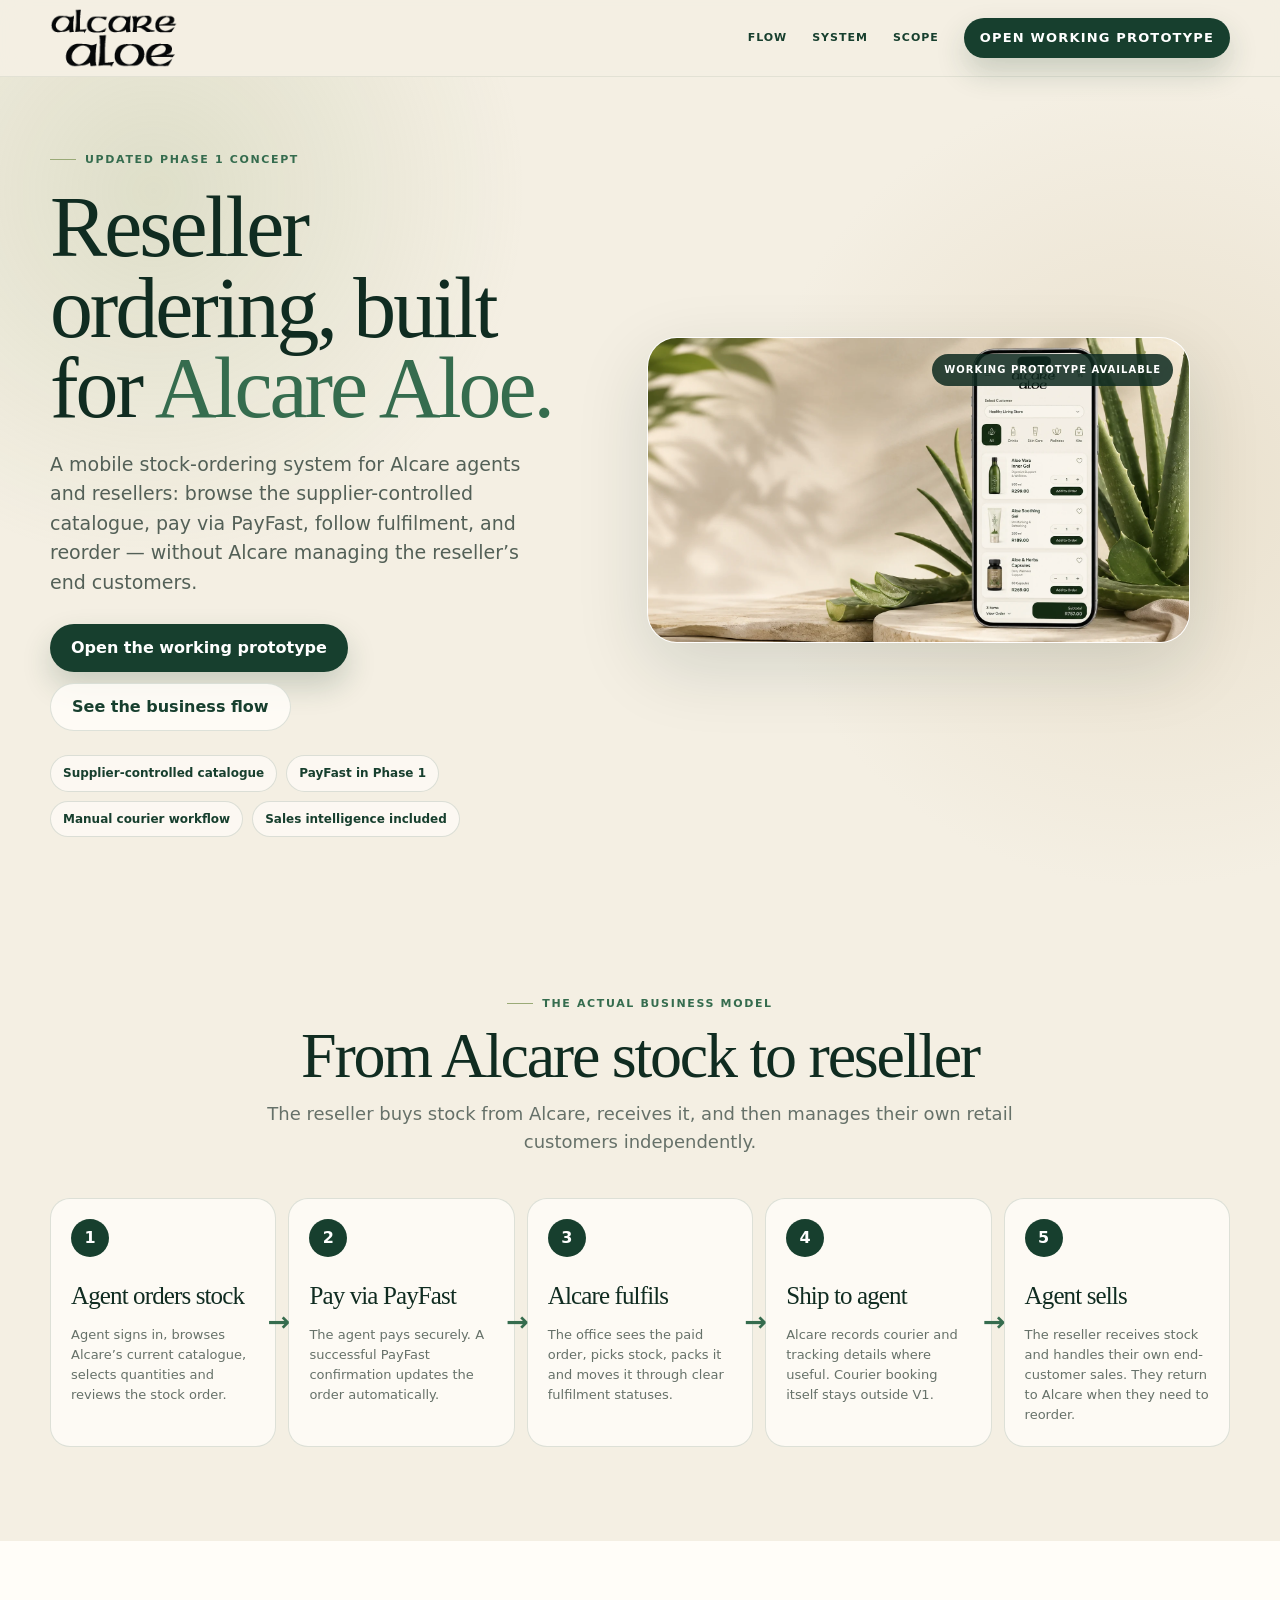
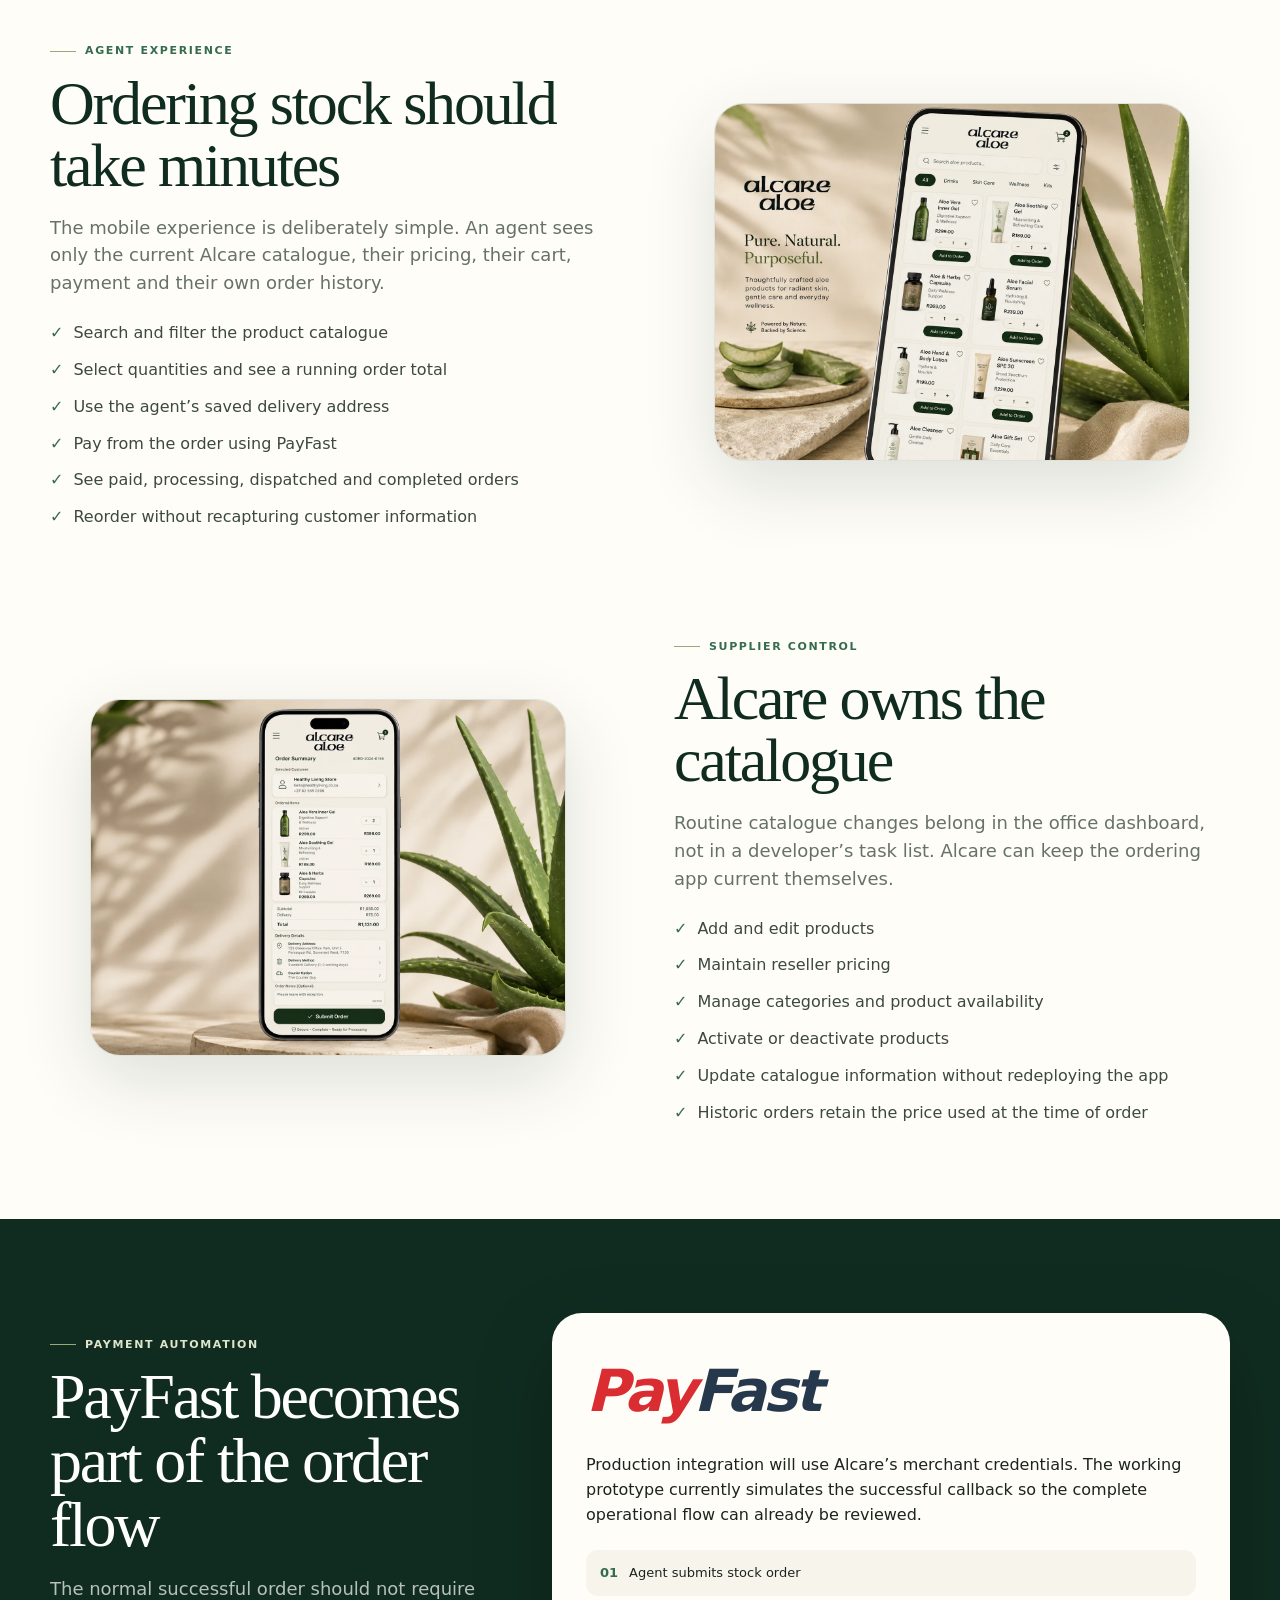
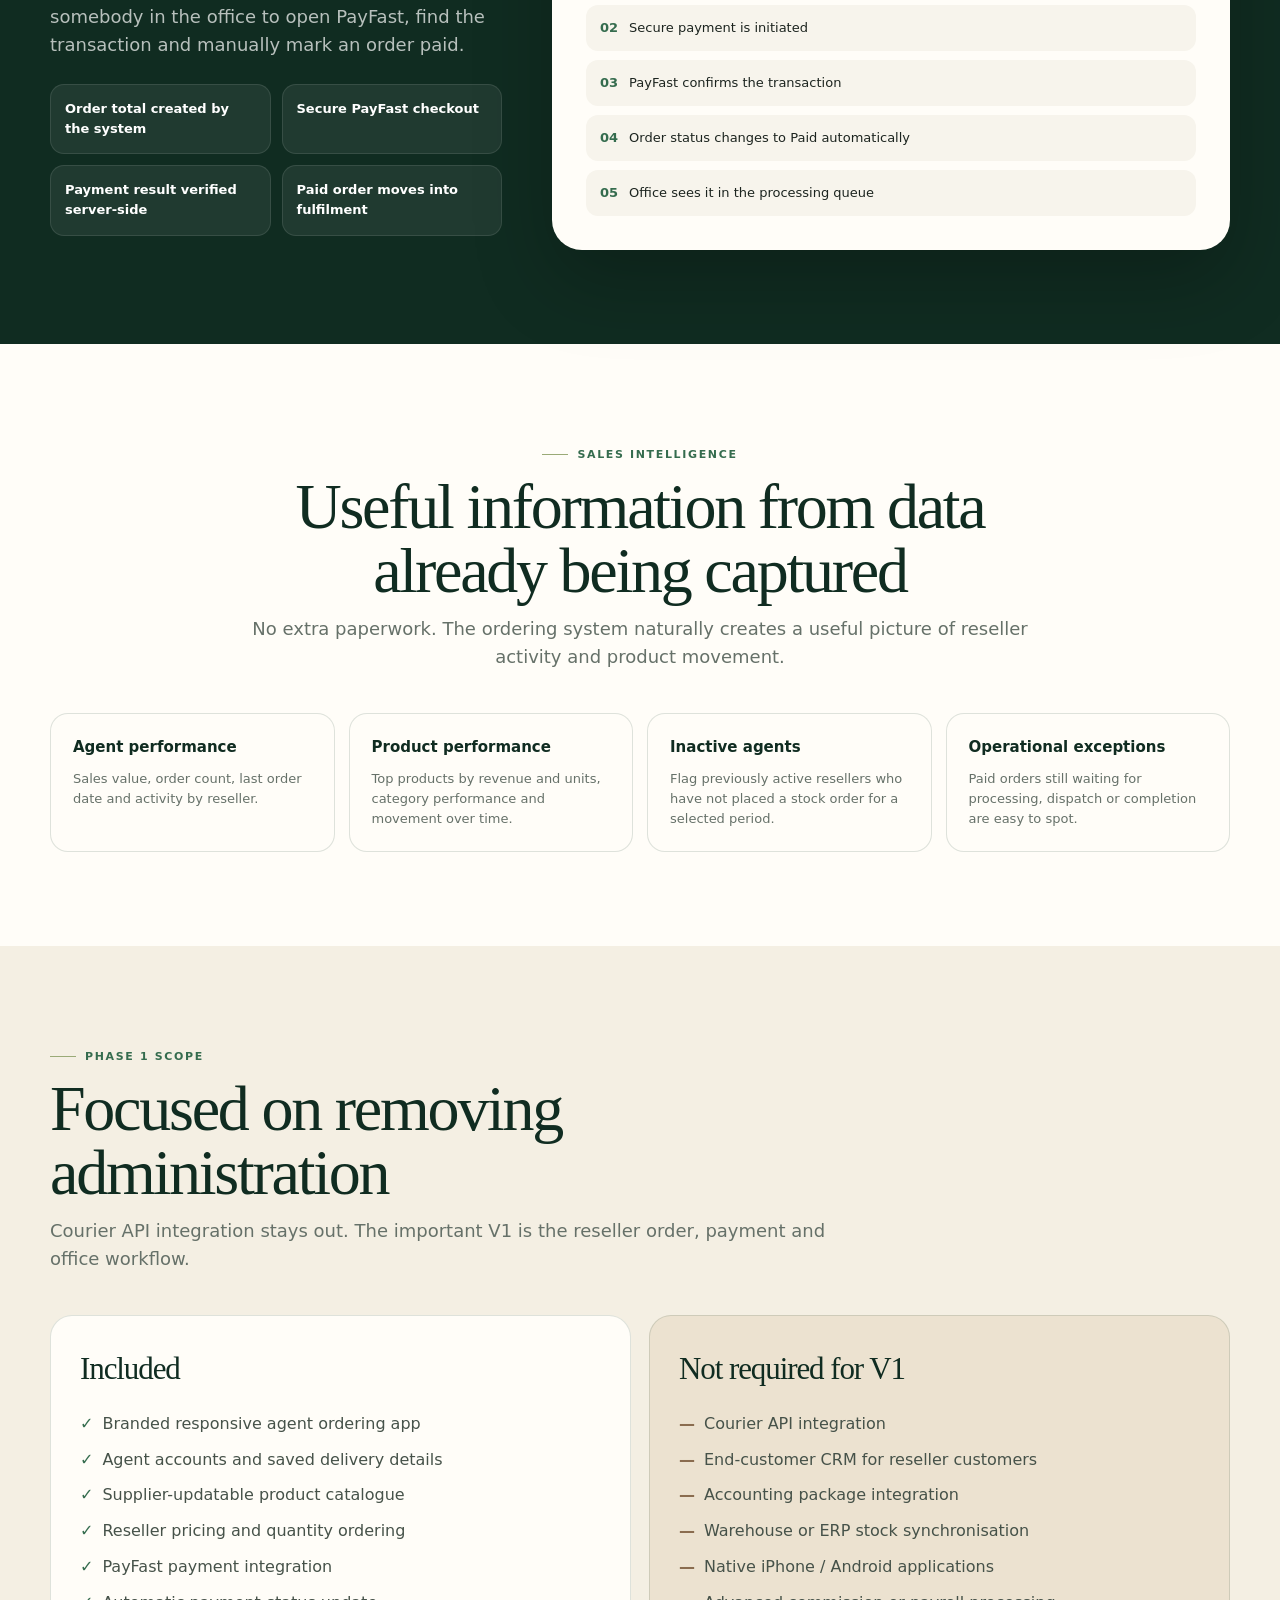
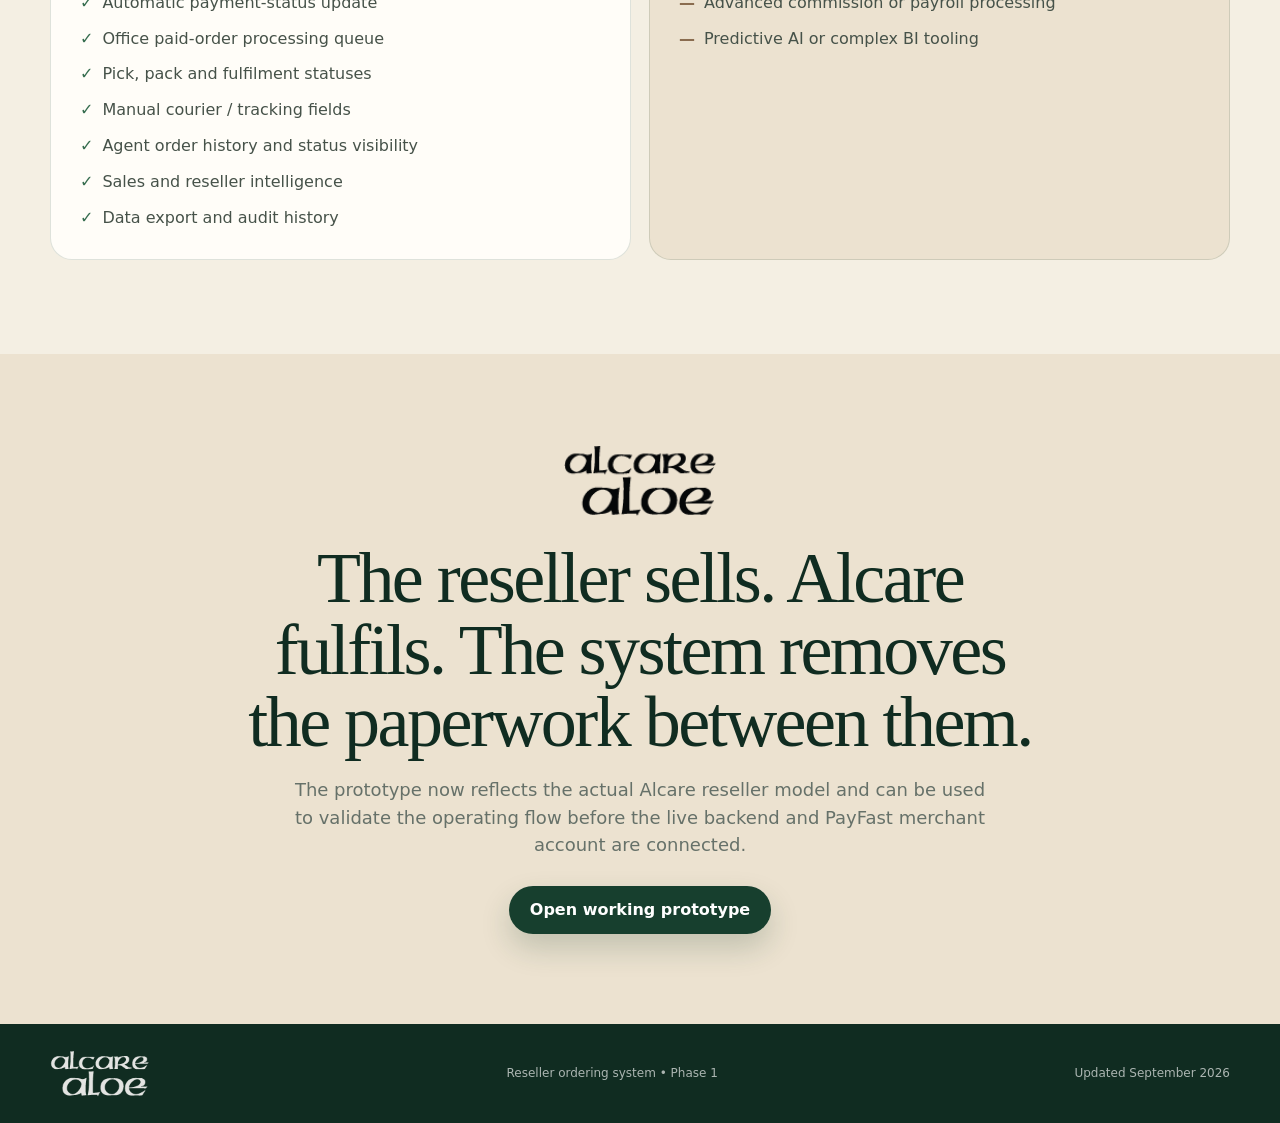
<file: index.html>
<!doctype html>
<html lang="en">
<head>
  <meta charset="utf-8">
  <meta name="viewport" content="width=device-width, initial-scale=1">
  <meta name="theme-color" content="#173f2e">
  <meta name="description" content="Alcare Aloe reseller ordering system proposal and working prototype.">
  <title>Alcare Aloe — Reseller Ordering System</title>
  <style>
    :root{--g950:#102c21;--g900:#173f2e;--g800:#24563f;--g700:#356c4e;--sage:#9aaa77;--sage2:#dfe5cb;--cream:#f4efe3;--paper:#fffdf8;--sand:#d9c9ab;--sand2:#ece2d0;--ink:#1c241f;--muted:#667169;--line:rgba(23,63,46,.14);--shadow:0 24px 72px rgba(16,44,33,.14);--r:30px;--max:1180px}
    *{box-sizing:border-box}html{scroll-behavior:smooth}body{margin:0;background:var(--cream);color:var(--ink);font-family:Inter,ui-sans-serif,system-ui,-apple-system,BlinkMacSystemFont,"Segoe UI",sans-serif;line-height:1.55;-webkit-font-smoothing:antialiased}img{display:block;max-width:100%}a{color:inherit}.container{width:min(var(--max),calc(100% - 40px));margin:auto}h1,h2,h3{font-family:Georgia,"Times New Roman",serif;letter-spacing:-.035em;font-weight:500}.header{position:sticky;top:0;z-index:40;background:rgba(244,239,227,.92);backdrop-filter:blur(14px);border-bottom:1px solid rgba(23,63,46,.08)}.nav{height:76px;display:flex;align-items:center;justify-content:space-between;gap:24px}.logo img{width:128px}.navlinks{display:flex;align-items:center;gap:25px}.navlinks a{text-decoration:none;text-transform:uppercase;font-size:11px;letter-spacing:.09em;font-weight:900;color:var(--g900)}.btn{display:inline-flex;align-items:center;justify-content:center;min-height:48px;padding:0 21px;border-radius:999px;text-decoration:none;font-weight:850;border:0}.btn.primary{background:var(--g900);color:#fff;box-shadow:0 14px 30px rgba(23,63,46,.2)}.btn.secondary{background:rgba(255,253,248,.85);border:1px solid var(--line);color:var(--g900)}.btn.small{min-height:40px;padding-inline:16px;font-size:13px}.hero{padding:66px 0 56px;position:relative;overflow:hidden}.hero:before{content:"";position:absolute;inset:0;background:radial-gradient(circle at 12% 14%,rgba(154,170,119,.24),transparent 28%),radial-gradient(circle at 90% 50%,rgba(217,201,171,.42),transparent 33%);pointer-events:none}.hero-grid{position:relative;display:grid;grid-template-columns:.9fr 1.1fr;gap:48px;align-items:center}.eyebrow{display:inline-flex;align-items:center;gap:9px;text-transform:uppercase;font-size:11px;letter-spacing:.15em;font-weight:900;color:var(--g700)}.eyebrow:before{content:"";width:26px;height:1px;background:var(--sage)}.hero h1{font-size:clamp(52px,6.7vw,88px);line-height:.94;margin:20px 0 20px;color:var(--g950)}.hero h1 span{color:var(--g700)}.lead{font-size:19px;color:#536057;max-width:610px}.actions{display:flex;gap:11px;flex-wrap:wrap;margin-top:27px}.pills{display:flex;gap:9px;flex-wrap:wrap;margin-top:24px}.pill{padding:8px 12px;border-radius:999px;border:1px solid var(--line);background:rgba(255,253,248,.7);color:var(--g900);font-size:12px;font-weight:800}.hero-img{border-radius:var(--r);overflow:hidden;background:var(--paper);box-shadow:var(--shadow);border:1px solid rgba(255,255,255,.7);position:relative}.hero-img img{width:100%;aspect-ratio:16/9;object-fit:cover}.badge{position:absolute;right:16px;top:16px;padding:8px 12px;border-radius:999px;background:rgba(16,44,33,.86);color:#fff;text-transform:uppercase;font-size:10px;letter-spacing:.1em;font-weight:900}.section{padding:94px 0}.paper{background:var(--paper)}.dark{background:var(--g950);color:#fff}.head{max-width:780px;margin-bottom:42px}.head.center{text-align:center;margin-left:auto;margin-right:auto}.head h2{font-size:clamp(40px,5vw,64px);line-height:1;margin:12px 0;color:var(--g950)}.dark .head h2{color:white}.head p{font-size:18px;color:var(--muted);margin:0}.dark .head p{color:rgba(255,255,255,.7)}.flow{display:grid;grid-template-columns:repeat(5,1fr);gap:12px}.flow-card{position:relative;background:rgba(255,253,248,.82);border:1px solid var(--line);border-radius:20px;padding:20px;min-height:220px}.flow-card .n{width:38px;height:38px;border-radius:50%;display:grid;place-items:center;background:var(--g900);color:#fff;font-weight:900;margin-bottom:20px}.flow-card h3{font-size:25px;margin:0 0 9px;color:var(--g950)}.flow-card p{font-size:13px;color:var(--muted);margin:0}.flow-card:not(:last-child):after{content:"→";position:absolute;right:-15px;top:50%;transform:translateY(-50%);z-index:2;color:var(--g700);font-size:27px;font-weight:900}.feature{display:grid;grid-template-columns:1fr 1fr;gap:68px;align-items:center}.feature+.feature{margin-top:100px}.feature.reverse .copy{order:2}.feature.reverse .media{order:1}.copy h2{font-size:clamp(40px,5vw,62px);line-height:1;margin:12px 0 17px;color:var(--g950)}.copy p{font-size:18px;color:var(--muted)}.checks{display:grid;gap:12px;list-style:none;padding:0;margin:24px 0 0}.checks li{display:flex;gap:10px;color:#3c493f}.checks li:before{content:"✓";font-weight:900;color:var(--g700)}.media{overflow:hidden;border-radius:var(--r);box-shadow:var(--shadow);border:1px solid var(--line);background:var(--paper)}.media img{width:100%;aspect-ratio:4/3;object-fit:cover}.paygrid{display:grid;grid-template-columns:.8fr 1.2fr;gap:50px;align-items:center}.paycopy h2{font-size:clamp(42px,5vw,65px);line-height:1;margin:12px 0 17px}.paycopy p{color:rgba(255,255,255,.7);font-size:18px}.paypoints{display:grid;grid-template-columns:1fr 1fr;gap:11px;margin-top:25px}.paypoint{padding:14px;border-radius:14px;background:rgba(255,255,255,.07);border:1px solid rgba(255,255,255,.1);font-size:13px;font-weight:750}.paycard{background:var(--paper);border-radius:var(--r);padding:34px;color:var(--ink);box-shadow:0 30px 80px rgba(0,0,0,.24)}.payfast{font-size:58px;font-style:italic;font-weight:900;letter-spacing:-.05em;color:#d92d32}.payfast span{color:#26394c}.paycard .steps{display:grid;gap:9px;margin-top:22px}.paycard .steps div{padding:13px 14px;background:#f7f4ec;border-radius:12px;font-size:13px;display:flex;gap:11px}.paycard .steps b{color:var(--g700)}.intel-grid{display:grid;grid-template-columns:repeat(4,1fr);gap:14px}.intel{padding:22px;border-radius:18px;background:var(--paper);border:1px solid var(--line)}.intel h3{font-family:inherit;letter-spacing:0;font-size:15px;font-weight:900;margin:0 0 9px;color:var(--g950)}.intel p{font-size:13px;color:var(--muted);margin:0}.scope{display:grid;grid-template-columns:1fr 1fr;gap:18px}.scope-card{padding:29px;border-radius:22px;background:var(--paper);border:1px solid var(--line)}.scope-card.alt{background:var(--sand2)}.scope-card h3{font-size:31px;margin:0 0 19px;color:var(--g950)}.scope-card ul{list-style:none;margin:0;padding:0;display:grid;gap:11px}.scope-card li{display:flex;gap:9px;color:#465249}.scope-card li:before{content:"✓";font-weight:900;color:var(--g700)}.scope-card.alt li:before{content:"—";color:#8a6c4f}.cta{padding:90px 0;text-align:center;background:var(--sand2);position:relative;overflow:hidden}.cta img{width:155px;margin:0 auto 25px}.cta h2{font-size:clamp(46px,6vw,72px);line-height:1;margin:0 auto 18px;max-width:820px;color:var(--g950)}.cta p{max-width:700px;margin:0 auto;color:var(--muted);font-size:18px}.cta .actions{justify-content:center}.foot{background:var(--g950);color:rgba(255,255,255,.65);padding:26px 0;font-size:12px}.foot-in{display:flex;align-items:center;justify-content:space-between;gap:18px}.foot img{width:100px;filter:invert(1);opacity:.9}@media(max-width:980px){.hero-grid,.feature,.paygrid{grid-template-columns:1fr}.feature.reverse .copy,.feature.reverse .media{order:initial}.flow{grid-template-columns:1fr 1fr}.flow-card:after{display:none}.intel-grid{grid-template-columns:1fr 1fr}}@media(max-width:720px){.container{width:min(var(--max),calc(100% - 28px))}.navlinks a:not(.btn){display:none}.hero{padding-top:40px}.hero-grid{gap:28px}.section{padding:72px 0}.flow{grid-template-columns:1fr}.scope,.intel-grid{grid-template-columns:1fr}.paypoints{grid-template-columns:1fr}.foot-in{flex-direction:column;text-align:center}.hero h1{font-size:clamp(48px,15vw,70px)}}
  </style>
</head>
<body>
<header class="header"><div class="container nav"><a class="logo" href="#top"><img src="assets/alcare-logo.png" alt="Alcare Aloe"></a><nav class="navlinks"><a href="#flow">Flow</a><a href="#system">System</a><a href="#scope">Scope</a><a class="btn primary small" href="app/">Open working prototype</a></nav></div></header>
<main id="top">
<section class="hero"><div class="container hero-grid"><div><span class="eyebrow">Updated Phase 1 concept</span><h1>Reseller ordering, built for <span>Alcare Aloe.</span></h1><p class="lead">A mobile stock-ordering system for Alcare agents and resellers: browse the supplier-controlled catalogue, pay via PayFast, follow fulfilment, and reorder — without Alcare managing the reseller’s end customers.</p><div class="actions"><a class="btn primary" href="app/">Open the working prototype</a><a class="btn secondary" href="#flow">See the business flow</a></div><div class="pills"><span class="pill">Supplier-controlled catalogue</span><span class="pill">PayFast in Phase 1</span><span class="pill">Manual courier workflow</span><span class="pill">Sales intelligence included</span></div></div><figure class="hero-img"><img src="assets/hero.webp" alt="Alcare Aloe ordering system concept"><figcaption class="badge">Working prototype available</figcaption></figure></div></section>
<section class="section" id="flow"><div class="container"><div class="head center"><span class="eyebrow">The actual business model</span><h2>From Alcare stock to reseller</h2><p>The reseller buys stock from Alcare, receives it, and then manages their own retail customers independently.</p></div><div class="flow"><article class="flow-card"><div class="n">1</div><h3>Agent orders stock</h3><p>Agent signs in, browses Alcare’s current catalogue, selects quantities and reviews the stock order.</p></article><article class="flow-card"><div class="n">2</div><h3>Pay via PayFast</h3><p>The agent pays securely. A successful PayFast confirmation updates the order automatically.</p></article><article class="flow-card"><div class="n">3</div><h3>Alcare fulfils</h3><p>The office sees the paid order, picks stock, packs it and moves it through clear fulfilment statuses.</p></article><article class="flow-card"><div class="n">4</div><h3>Ship to agent</h3><p>Alcare records courier and tracking details where useful. Courier booking itself stays outside V1.</p></article><article class="flow-card"><div class="n">5</div><h3>Agent sells</h3><p>The reseller receives stock and handles their own end-customer sales. They return to Alcare when they need to reorder.</p></article></div></div></section>
<section class="section paper" id="system"><div class="container"><article class="feature"><div class="copy"><span class="eyebrow">Agent experience</span><h2>Ordering stock should take minutes</h2><p>The mobile experience is deliberately simple. An agent sees only the current Alcare catalogue, their pricing, their cart, payment and their own order history.</p><ul class="checks"><li>Search and filter the product catalogue</li><li>Select quantities and see a running order total</li><li>Use the agent’s saved delivery address</li><li>Pay from the order using PayFast</li><li>See paid, processing, dispatched and completed orders</li><li>Reorder without recapturing customer information</li></ul></div><figure class="media"><img src="assets/catalogue.webp" alt="Mobile product catalogue concept"></figure></article><article class="feature reverse"><div class="copy"><span class="eyebrow">Supplier control</span><h2>Alcare owns the catalogue</h2><p>Routine catalogue changes belong in the office dashboard, not in a developer’s task list. Alcare can keep the ordering app current themselves.</p><ul class="checks"><li>Add and edit products</li><li>Maintain reseller pricing</li><li>Manage categories and product availability</li><li>Activate or deactivate products</li><li>Update catalogue information without redeploying the app</li><li>Historic orders retain the price used at the time of order</li></ul></div><figure class="media"><img src="assets/order-summary.webp" alt="Alcare order management concept"></figure></article></div></section>
<section class="section dark"><div class="container paygrid"><div class="paycopy"><span class="eyebrow" style="color:var(--sage2)">Payment automation</span><h2>PayFast becomes part of the order flow</h2><p>The normal successful order should not require somebody in the office to open PayFast, find the transaction and manually mark an order paid.</p><div class="paypoints"><div class="paypoint">Order total created by the system</div><div class="paypoint">Secure PayFast checkout</div><div class="paypoint">Payment result verified server-side</div><div class="paypoint">Paid order moves into fulfilment</div></div></div><div class="paycard"><div class="payfast">Pay<span>Fast</span></div><p>Production integration will use Alcare’s merchant credentials. The working prototype currently simulates the successful callback so the complete operational flow can already be reviewed.</p><div class="steps"><div><b>01</b> Agent submits stock order</div><div><b>02</b> Secure payment is initiated</div><div><b>03</b> PayFast confirms the transaction</div><div><b>04</b> Order status changes to Paid automatically</div><div><b>05</b> Office sees it in the processing queue</div></div></div></div></section>
<section class="section paper"><div class="container"><div class="head center"><span class="eyebrow">Sales intelligence</span><h2>Useful information from data already being captured</h2><p>No extra paperwork. The ordering system naturally creates a useful picture of reseller activity and product movement.</p></div><div class="intel-grid"><article class="intel"><h3>Agent performance</h3><p>Sales value, order count, last order date and activity by reseller.</p></article><article class="intel"><h3>Product performance</h3><p>Top products by revenue and units, category performance and movement over time.</p></article><article class="intel"><h3>Inactive agents</h3><p>Flag previously active resellers who have not placed a stock order for a selected period.</p></article><article class="intel"><h3>Operational exceptions</h3><p>Paid orders still waiting for processing, dispatch or completion are easy to spot.</p></article></div></div></section>
<section class="section" id="scope"><div class="container"><div class="head"><span class="eyebrow">Phase 1 scope</span><h2>Focused on removing administration</h2><p>Courier API integration stays out. The important V1 is the reseller order, payment and office workflow.</p></div><div class="scope"><article class="scope-card"><h3>Included</h3><ul><li>Branded responsive agent ordering app</li><li>Agent accounts and saved delivery details</li><li>Supplier-updatable product catalogue</li><li>Reseller pricing and quantity ordering</li><li>PayFast payment integration</li><li>Automatic payment-status update</li><li>Office paid-order processing queue</li><li>Pick, pack and fulfilment statuses</li><li>Manual courier / tracking fields</li><li>Agent order history and status visibility</li><li>Sales and reseller intelligence</li><li>Data export and audit history</li></ul></article><article class="scope-card alt"><h3>Not required for V1</h3><ul><li>Courier API integration</li><li>End-customer CRM for reseller customers</li><li>Accounting package integration</li><li>Warehouse or ERP stock synchronisation</li><li>Native iPhone / Android applications</li><li>Advanced commission or payroll processing</li><li>Predictive AI or complex BI tooling</li></ul></article></div></div></section>
<section class="cta"><div class="container"><img src="assets/alcare-logo.png" alt="Alcare Aloe"><h2>The reseller sells. Alcare fulfils. The system removes the paperwork between them.</h2><p>The prototype now reflects the actual Alcare reseller model and can be used to validate the operating flow before the live backend and PayFast merchant account are connected.</p><div class="actions"><a class="btn primary" href="app/">Open working prototype</a></div></div></section>
</main>
<footer class="foot"><div class="container foot-in"><img src="assets/alcare-logo.png" alt="Alcare Aloe"><span>Reseller ordering system • Phase 1</span><span>Updated September 2026</span></div></footer>
</body></html>
</file>
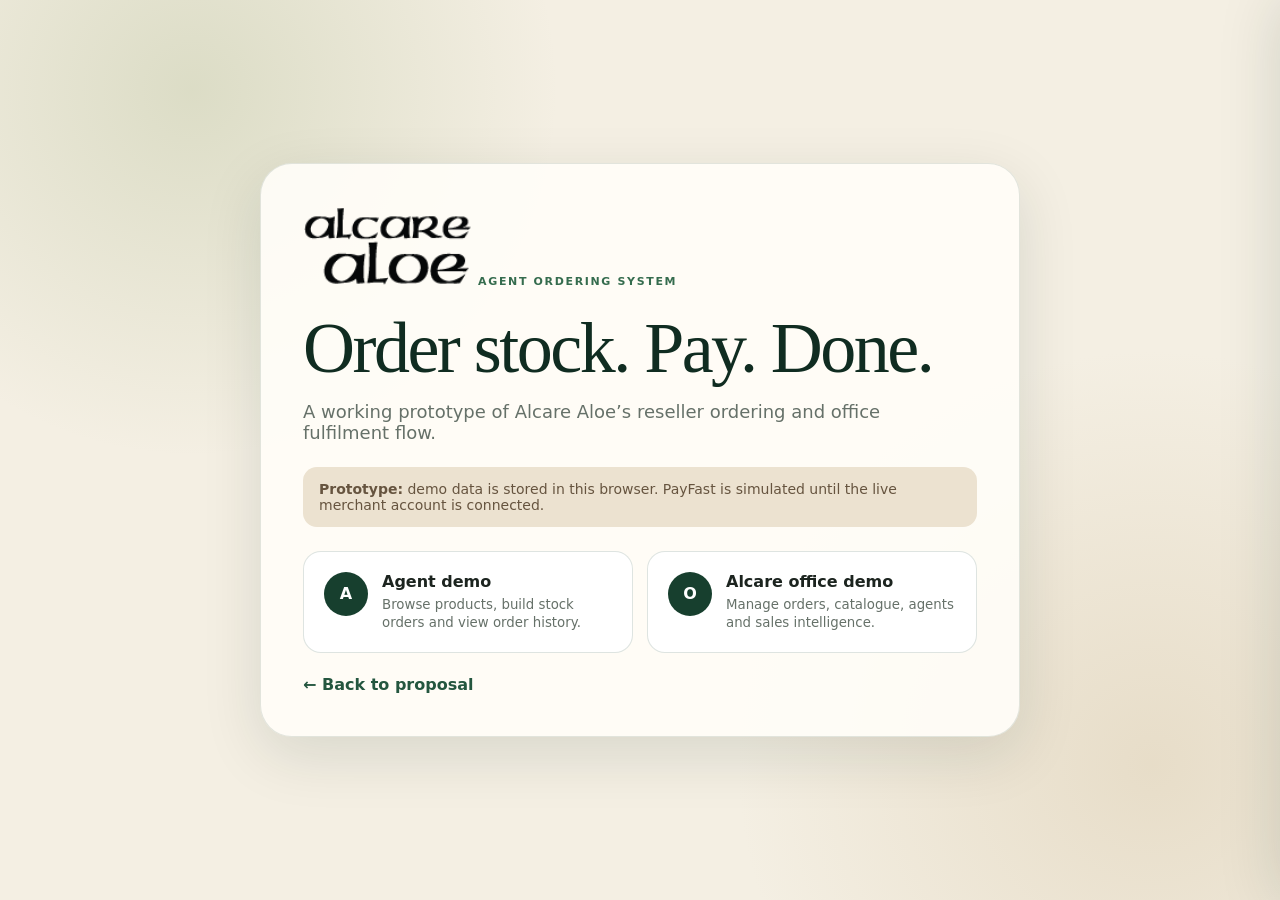
<file: app/index.html>
<!doctype html>
<html lang="en">
<head>
  <meta charset="utf-8">
  <meta name="viewport" content="width=device-width, initial-scale=1">
  <meta name="theme-color" content="#173f2e">
  <title>Alcare Aloe — Agent Ordering</title>
  <link rel="stylesheet" href="styles.css">
</head>
<body>
  <div id="toast" class="toast" role="status" aria-live="polite"></div>
  <section id="loginView" class="login-shell">
    <div class="login-card">
      <a href="../" class="brand"><img src="../assets/alcare-logo.png" alt="Alcare Aloe"></a>
      <span class="kicker">Agent ordering system</span>
      <h1>Order stock. Pay. Done.</h1>
      <p class="lead">A working prototype of Alcare Aloe’s reseller ordering and office fulfilment flow.</p>
      <div class="demo-note"><strong>Prototype:</strong> demo data is stored in this browser. PayFast is simulated until the live merchant account is connected.</div>
      <div class="login-grid">
        <button class="role-card" data-login="agent">
          <span class="role-icon">A</span>
          <span><strong>Agent demo</strong><small>Browse products, build stock orders and view order history.</small></span>
        </button>
        <button class="role-card" data-login="admin">
          <span class="role-icon">O</span>
          <span><strong>Alcare office demo</strong><small>Manage orders, catalogue, agents and sales intelligence.</small></span>
        </button>
      </div>
      <a class="text-link" href="../">← Back to proposal</a>
    </div>
  </section>

  <div id="appShell" class="app-shell hidden">
    <header class="topbar">
      <button class="menu-btn" id="menuBtn" aria-label="Open menu">☰</button>
      <a href="../" class="top-logo"><img src="../assets/alcare-logo.png" alt="Alcare Aloe"></a>
      <div class="top-actions">
        <span class="prototype-pill">Prototype</span>
        <button id="cartButton" class="cart-button hidden">Cart <span id="cartCount">0</span></button>
        <button id="userButton" class="user-button">JD</button>
      </div>
    </header>

    <aside id="sidebar" class="sidebar">
      <div class="sidebar-user">
        <span id="sidebarRole">Agent</span>
        <strong id="sidebarName">Demo Agent</strong>
        <small id="sidebarMeta">George, Western Cape</small>
      </div>
      <nav id="nav"></nav>
      <div class="sidebar-bottom">
        <button id="resetDemo" class="ghost-btn">Reset demo data</button>
        <button id="logoutBtn" class="ghost-btn">Sign out</button>
      </div>
    </aside>

    <main id="mainContent" class="main-content"></main>
  </div>

  <div id="drawerBackdrop" class="backdrop hidden"></div>
  <aside id="cartDrawer" class="cart-drawer" aria-hidden="true">
    <div class="drawer-head">
      <div><span class="kicker">Stock order</span><h2>Your cart</h2></div>
      <button id="closeCart" class="icon-btn">×</button>
    </div>
    <div id="cartItems" class="cart-items"></div>
    <div class="cart-footer">
      <div class="total-row"><span>Total</span><strong id="cartTotal">R0.00</strong></div>
      <button id="checkoutBtn" class="primary-btn">Review order</button>
    </div>
  </aside>

  <div id="modal" class="modal hidden" role="dialog" aria-modal="true">
    <div id="modalCard" class="modal-card"></div>
  </div>

  <script src="app-core.js"></script>
  <script src="app-views-a.js"></script>
  <script src="app-views-b1.js"></script>
  <script src="app-views-b2.js"></script>
</body>
</html>
</file>
<file: app/styles.css>
:root{
  --green-950:#102c21;--green-900:#173f2e;--green-800:#24563f;--green-700:#356c4e;
  --sage:#9aaa77;--sage-soft:#dfe5cb;--cream:#f4efe3;--paper:#fffdf8;--sand:#d9c9ab;
  --sand-soft:#ece2d0;--ink:#1c241f;--muted:#667169;--line:rgba(23,63,46,.14);
  --danger:#984a3d;--warning:#9d6d2d;--info:#4d6f78;--shadow:0 18px 60px rgba(16,44,33,.12);
  --radius:22px;--radius-sm:14px;
}
*{box-sizing:border-box}html{font-family:Inter,ui-sans-serif,system-ui,-apple-system,BlinkMacSystemFont,"Segoe UI",sans-serif;color:var(--ink);background:var(--cream)}body{margin:0;min-height:100vh}.hidden{display:none!important}button,input,select,textarea{font:inherit}button{cursor:pointer}img{max-width:100%;display:block}h1,h2,h3{font-family:Georgia,"Times New Roman",serif;letter-spacing:-.035em;font-weight:500}.kicker{font-size:11px;font-weight:900;letter-spacing:.15em;text-transform:uppercase;color:var(--green-700)}
.login-shell{min-height:100vh;display:grid;place-items:center;padding:28px;background:radial-gradient(circle at 15% 10%,rgba(154,170,119,.27),transparent 27%),radial-gradient(circle at 90% 85%,rgba(217,201,171,.48),transparent 30%),var(--cream)}.login-card{width:min(760px,100%);background:rgba(255,253,248,.92);border:1px solid rgba(23,63,46,.12);border-radius:32px;padding:42px;box-shadow:var(--shadow)}.brand{display:inline-block}.brand img{width:170px}.login-card h1{font-size:clamp(44px,7vw,72px);line-height:.96;margin:24px 0 16px;color:var(--green-950)}.lead{font-size:18px;color:var(--muted);max-width:620px}.demo-note{margin:24px 0;padding:14px 16px;border-radius:14px;background:var(--sand-soft);color:#66543f;font-size:14px}.login-grid{display:grid;grid-template-columns:1fr 1fr;gap:14px}.role-card{display:flex;gap:14px;text-align:left;padding:20px;border:1px solid var(--line);border-radius:18px;background:white;color:var(--ink);transition:.2s}.role-card:hover{transform:translateY(-2px);box-shadow:0 12px 34px rgba(16,44,33,.10);border-color:rgba(23,63,46,.28)}.role-icon{width:44px;height:44px;border-radius:50%;display:grid;place-items:center;background:var(--green-900);color:white;font-weight:900;flex:0 0 auto}.role-card strong,.role-card small{display:block}.role-card small{color:var(--muted);margin-top:5px;line-height:1.35}.text-link{display:inline-block;margin-top:22px;color:var(--green-800);font-weight:800;text-decoration:none}
.app-shell{min-height:100vh}.topbar{position:fixed;inset:0 0 auto 0;height:70px;display:flex;align-items:center;justify-content:space-between;padding:0 20px 0 18px;background:rgba(255,253,248,.94);border-bottom:1px solid var(--line);backdrop-filter:blur(12px);z-index:30}.menu-btn{display:none;border:0;background:transparent;font-size:24px;color:var(--green-900)}.top-logo img{width:124px}.top-actions{display:flex;align-items:center;gap:10px}.prototype-pill{font-size:11px;font-weight:900;letter-spacing:.08em;text-transform:uppercase;color:#785d3f;background:var(--sand-soft);padding:7px 10px;border-radius:999px}.cart-button{border:0;border-radius:999px;background:var(--green-900);color:white;padding:10px 14px;font-weight:800}.cart-button span{display:inline-grid;place-items:center;min-width:22px;height:22px;margin-left:6px;background:white;color:var(--green-900);border-radius:999px;font-size:12px}.user-button{width:40px;height:40px;border-radius:50%;border:1px solid var(--line);background:var(--sage-soft);color:var(--green-950);font-weight:900}
.sidebar{position:fixed;top:70px;bottom:0;left:0;width:244px;padding:22px 16px;background:var(--green-950);color:white;display:flex;flex-direction:column;z-index:25}.sidebar-user{padding:0 8px 20px;border-bottom:1px solid rgba(255,255,255,.1)}.sidebar-user span{display:block;color:var(--sage-soft);font-size:11px;text-transform:uppercase;letter-spacing:.12em;font-weight:900}.sidebar-user strong{display:block;margin-top:6px;font-size:16px}.sidebar-user small{display:block;margin-top:3px;color:rgba(255,255,255,.58)}#nav{display:grid;gap:5px;margin-top:18px}#nav button{display:flex;align-items:center;gap:10px;width:100%;border:0;background:transparent;color:rgba(255,255,255,.72);padding:11px 12px;border-radius:12px;text-align:left;font-weight:750}#nav button:hover,#nav button.active{background:rgba(255,255,255,.1);color:white}.nav-dot{width:8px;height:8px;border-radius:50%;background:var(--sage);opacity:.8}.sidebar-bottom{margin-top:auto;display:grid;gap:6px}.ghost-btn{border:1px solid rgba(255,255,255,.13);background:transparent;color:rgba(255,255,255,.7);border-radius:10px;padding:9px 10px;text-align:left;font-size:12px}.ghost-btn:hover{color:white;background:rgba(255,255,255,.06)}
.main-content{margin-left:244px;padding:102px 30px 50px;min-height:100vh}.page{max-width:1280px;margin:0 auto}.page-head{display:flex;align-items:flex-end;justify-content:space-between;gap:20px;margin-bottom:26px}.page-head h1{margin:6px 0 0;font-size:clamp(40px,5vw,62px);line-height:1;color:var(--green-950)}.page-head p{margin:8px 0 0;color:var(--muted)}.head-actions{display:flex;gap:10px;flex-wrap:wrap}.primary-btn,.secondary-btn,.small-btn{border:0;border-radius:999px;font-weight:850}.primary-btn{background:var(--green-900);color:white;padding:12px 18px}.secondary-btn{background:var(--paper);color:var(--green-900);border:1px solid var(--line);padding:11px 17px}.small-btn{background:var(--sage-soft);color:var(--green-950);padding:8px 12px;font-size:12px}.danger-btn{background:#f3dfdb;color:var(--danger);border:0;border-radius:999px;padding:8px 12px;font-size:12px;font-weight:850}.primary-btn:disabled{opacity:.45;cursor:not-allowed}
.banner{padding:13px 16px;border:1px solid rgba(157,109,45,.24);background:#f7ead8;border-radius:14px;color:#6a522f;font-size:14px;margin-bottom:22px}.stats-grid{display:grid;grid-template-columns:repeat(4,1fr);gap:14px;margin-bottom:22px}.stat-card{background:var(--paper);border:1px solid var(--line);border-radius:18px;padding:18px}.stat-card span{display:block;color:var(--muted);font-size:12px;font-weight:800;text-transform:uppercase;letter-spacing:.06em}.stat-card strong{display:block;font:500 34px/1.1 Georgia,serif;color:var(--green-950);margin-top:8px}.stat-card small{display:block;color:var(--green-700);margin-top:6px}
.toolbar{display:flex;gap:10px;align-items:center;flex-wrap:wrap;margin-bottom:18px}.search{flex:1;min-width:220px;position:relative}.search input,.field input,.field select,.field textarea,.toolbar select{width:100%;border:1px solid var(--line);background:var(--paper);border-radius:12px;padding:11px 13px;color:var(--ink);outline:none}.search input:focus,.field input:focus,.field select:focus,.field textarea:focus{border-color:var(--sage);box-shadow:0 0 0 3px rgba(154,170,119,.18)}.category-pills{display:flex;gap:7px;flex-wrap:wrap}.category-pills button{border:1px solid var(--line);background:rgba(255,253,248,.7);color:var(--green-800);padding:8px 12px;border-radius:999px;font-size:12px;font-weight:800}.category-pills button.active{background:var(--green-900);color:white;border-color:var(--green-900)}
.product-grid{display:grid;grid-template-columns:repeat(4,1fr);gap:15px}.product-card{background:var(--paper);border:1px solid var(--line);border-radius:18px;overflow:hidden;display:flex;flex-direction:column;min-height:245px}.product-art{height:108px;display:grid;place-items:center;background:linear-gradient(135deg,var(--sage-soft),var(--sand-soft));color:var(--green-800);font:500 40px Georgia,serif}.product-body{padding:16px;display:flex;flex-direction:column;gap:9px;flex:1}.product-category{font-size:10px;font-weight:900;text-transform:uppercase;letter-spacing:.09em;color:var(--green-700)}.product-body h3{font-family:inherit;letter-spacing:0;font-size:16px;font-weight:850;margin:0;line-height:1.25}.product-meta{color:var(--muted);font-size:12px}.price-line{display:flex;align-items:center;justify-content:space-between;gap:10px;margin-top:auto}.price-line strong{font-size:18px;color:var(--green-950)}.qty-add{display:flex;align-items:center;gap:6px}.qty-add button{width:32px;height:32px;border-radius:50%;border:1px solid var(--line);background:white;color:var(--green-900);font-weight:900}.qty-add span{min-width:22px;text-align:center;font-weight:850}
.panel{background:var(--paper);border:1px solid var(--line);border-radius:20px;padding:20px}.panel h2{font-size:28px;margin:0 0 14px;color:var(--green-950)}.two-col{display:grid;grid-template-columns:1.1fr .9fr;gap:18px}.table-wrap{overflow:auto;border:1px solid var(--line);border-radius:16px;background:var(--paper)}table{width:100%;border-collapse:collapse;min-width:780px}th,td{padding:13px 14px;border-bottom:1px solid rgba(23,63,46,.08);text-align:left;vertical-align:middle}th{font-size:11px;text-transform:uppercase;letter-spacing:.07em;color:var(--muted);background:#faf7ef;position:sticky;top:0}td{font-size:13px}tr:last-child td{border-bottom:0}.status{display:inline-flex;align-items:center;gap:6px;border-radius:999px;padding:6px 9px;font-size:11px;font-weight:900}.status::before{content:"";width:7px;height:7px;border-radius:50%;background:currentColor}.status.paid,.status.completed{background:#e4efdf;color:#3b694b}.status.awaiting-payment{background:#f7ead8;color:#8a6029}.status.processing,.status.ready-for-dispatch{background:#e3edf0;color:#486a73}.status.dispatched{background:#ece4ef;color:#745f7b}.status.cancelled,.status.failed{background:#f3dfdb;color:#984a3d}.order-card{background:var(--paper);border:1px solid var(--line);border-radius:18px;padding:18px;margin-bottom:12px}.order-top{display:flex;justify-content:space-between;gap:15px}.order-top strong{color:var(--green-950)}.order-items{color:var(--muted);font-size:13px;margin:10px 0}.order-foot{display:flex;justify-content:space-between;align-items:center;gap:12px;font-size:13px}.order-foot strong{font-size:17px}
.form-grid{display:grid;grid-template-columns:1fr 1fr;gap:14px}.field{display:grid;gap:6px}.field.full{grid-column:1/-1}.field label{font-size:12px;font-weight:850;color:var(--green-800)}.field textarea{min-height:82px;resize:vertical}.form-actions{display:flex;justify-content:flex-end;gap:10px;margin-top:18px}.inline-edit{display:grid;grid-template-columns:1.2fr .8fr .7fr auto;gap:8px;align-items:center;padding:10px 0;border-bottom:1px solid rgba(23,63,46,.08)}.inline-edit:last-child{border-bottom:0}.inline-edit input,.inline-edit select{border:1px solid var(--line);background:white;border-radius:10px;padding:9px 10px;min-width:0}.toggle{display:inline-flex;align-items:center;gap:7px;font-size:12px;color:var(--muted)}.toggle input{accent-color:var(--green-800)}
.chart{display:grid;gap:10px}.bar-row{display:grid;grid-template-columns:120px 1fr 70px;gap:10px;align-items:center;font-size:12px}.bar-track{height:10px;border-radius:999px;background:var(--sand-soft);overflow:hidden}.bar-fill{height:100%;background:linear-gradient(90deg,var(--green-700),var(--sage));border-radius:999px}.insight-grid{display:grid;grid-template-columns:repeat(3,1fr);gap:14px}.insight-card{padding:18px;background:var(--paper);border:1px solid var(--line);border-radius:18px}.insight-card h3{font-family:inherit;letter-spacing:0;font-size:14px;font-weight:900;margin:0 0 10px}.insight-card p{font-size:13px;color:var(--muted);margin:0}.empty{padding:40px;text-align:center;color:var(--muted);background:var(--paper);border:1px dashed var(--line);border-radius:18px}
.backdrop{position:fixed;inset:0;background:rgba(4,16,11,.38);z-index:49}.cart-drawer{position:fixed;top:0;bottom:0;right:0;width:min(430px,100%);background:var(--paper);z-index:50;transform:translateX(105%);transition:.25s ease;display:flex;flex-direction:column;box-shadow:-20px 0 60px rgba(16,44,33,.16)}.cart-drawer.open{transform:none}.drawer-head{display:flex;align-items:flex-start;justify-content:space-between;padding:24px;border-bottom:1px solid var(--line)}.drawer-head h2{margin:4px 0 0;font-size:36px}.icon-btn{width:38px;height:38px;border-radius:50%;border:1px solid var(--line);background:white;color:var(--green-900);font-size:22px}.cart-items{padding:16px 22px;overflow:auto;flex:1}.cart-line{display:grid;grid-template-columns:1fr auto;gap:12px;padding:14px 0;border-bottom:1px solid rgba(23,63,46,.08)}.cart-line h4{margin:0 0 5px;font-size:14px}.cart-line small{color:var(--muted)}.cart-line .line-actions{display:flex;align-items:center;gap:5px;margin-top:9px}.cart-line .line-actions button{width:28px;height:28px;border-radius:50%;border:1px solid var(--line);background:white}.cart-footer{padding:20px 22px;border-top:1px solid var(--line)}.total-row{display:flex;justify-content:space-between;align-items:center;margin-bottom:14px}.total-row strong{font-size:24px;color:var(--green-950)}.cart-footer .primary-btn{width:100%}
.modal{position:fixed;inset:0;z-index:70;background:rgba(4,16,11,.63);display:grid;place-items:center;padding:20px}.modal-card{width:min(650px,100%);max-height:90vh;overflow:auto;background:var(--paper);border-radius:24px;padding:25px;box-shadow:0 30px 90px rgba(0,0,0,.28)}.modal-head{display:flex;justify-content:space-between;align-items:flex-start;gap:14px;margin-bottom:18px}.modal-head h2{font-size:34px;margin:4px 0 0}.summary-lines{display:grid;gap:8px;margin:16px 0;padding:15px;border-radius:14px;background:#faf7ef}.summary-line{display:flex;justify-content:space-between;gap:20px;font-size:13px}.summary-line.total{font-weight:900;font-size:17px;border-top:1px solid var(--line);padding-top:9px;margin-top:3px}.payfast-box{border:1px solid #d6dce1;background:#fbfcfd;border-radius:16px;padding:18px;margin-top:16px}.payfast-word{font-size:32px;font-style:italic;font-weight:900;color:#d72d32}.payfast-word span{color:#24384c}.payfast-box p{color:var(--muted);font-size:13px}.toast{position:fixed;top:84px;right:18px;z-index:100;background:var(--green-950);color:white;border-radius:13px;padding:12px 15px;box-shadow:var(--shadow);opacity:0;pointer-events:none;transform:translateY(-8px);transition:.2s}.toast.show{opacity:1;transform:none}
@media(max-width:1100px){.product-grid{grid-template-columns:repeat(3,1fr)}.stats-grid{grid-template-columns:repeat(2,1fr)}.insight-grid{grid-template-columns:1fr 1fr}.two-col{grid-template-columns:1fr}}
@media(max-width:780px){.login-card{padding:28px 22px}.login-grid{grid-template-columns:1fr}.menu-btn{display:block}.prototype-pill{display:none}.sidebar{transform:translateX(-105%);transition:.2s}.sidebar.open{transform:none}.main-content{margin-left:0;padding:92px 16px 38px}.page-head{align-items:flex-start;flex-direction:column}.product-grid{grid-template-columns:repeat(2,1fr)}.form-grid{grid-template-columns:1fr}.field.full{grid-column:auto}.insight-grid{grid-template-columns:1fr}.inline-edit{grid-template-columns:1fr 1fr}.inline-edit>*:first-child{grid-column:1/-1}.bar-row{grid-template-columns:90px 1fr 60px}}
@media(max-width:480px){.product-grid{grid-template-columns:1fr}.stats-grid{grid-template-columns:1fr 1fr;gap:9px}.stat-card{padding:14px}.stat-card strong{font-size:28px}.topbar{padding-inline:12px}.top-logo img{width:105px}.user-button{width:36px;height:36px}.login-card h1{font-size:48px}.modal{padding:10px}.modal-card{padding:20px 16px}.inline-edit{grid-template-columns:1fr}.inline-edit>*:first-child{grid-column:auto}}
</file>
